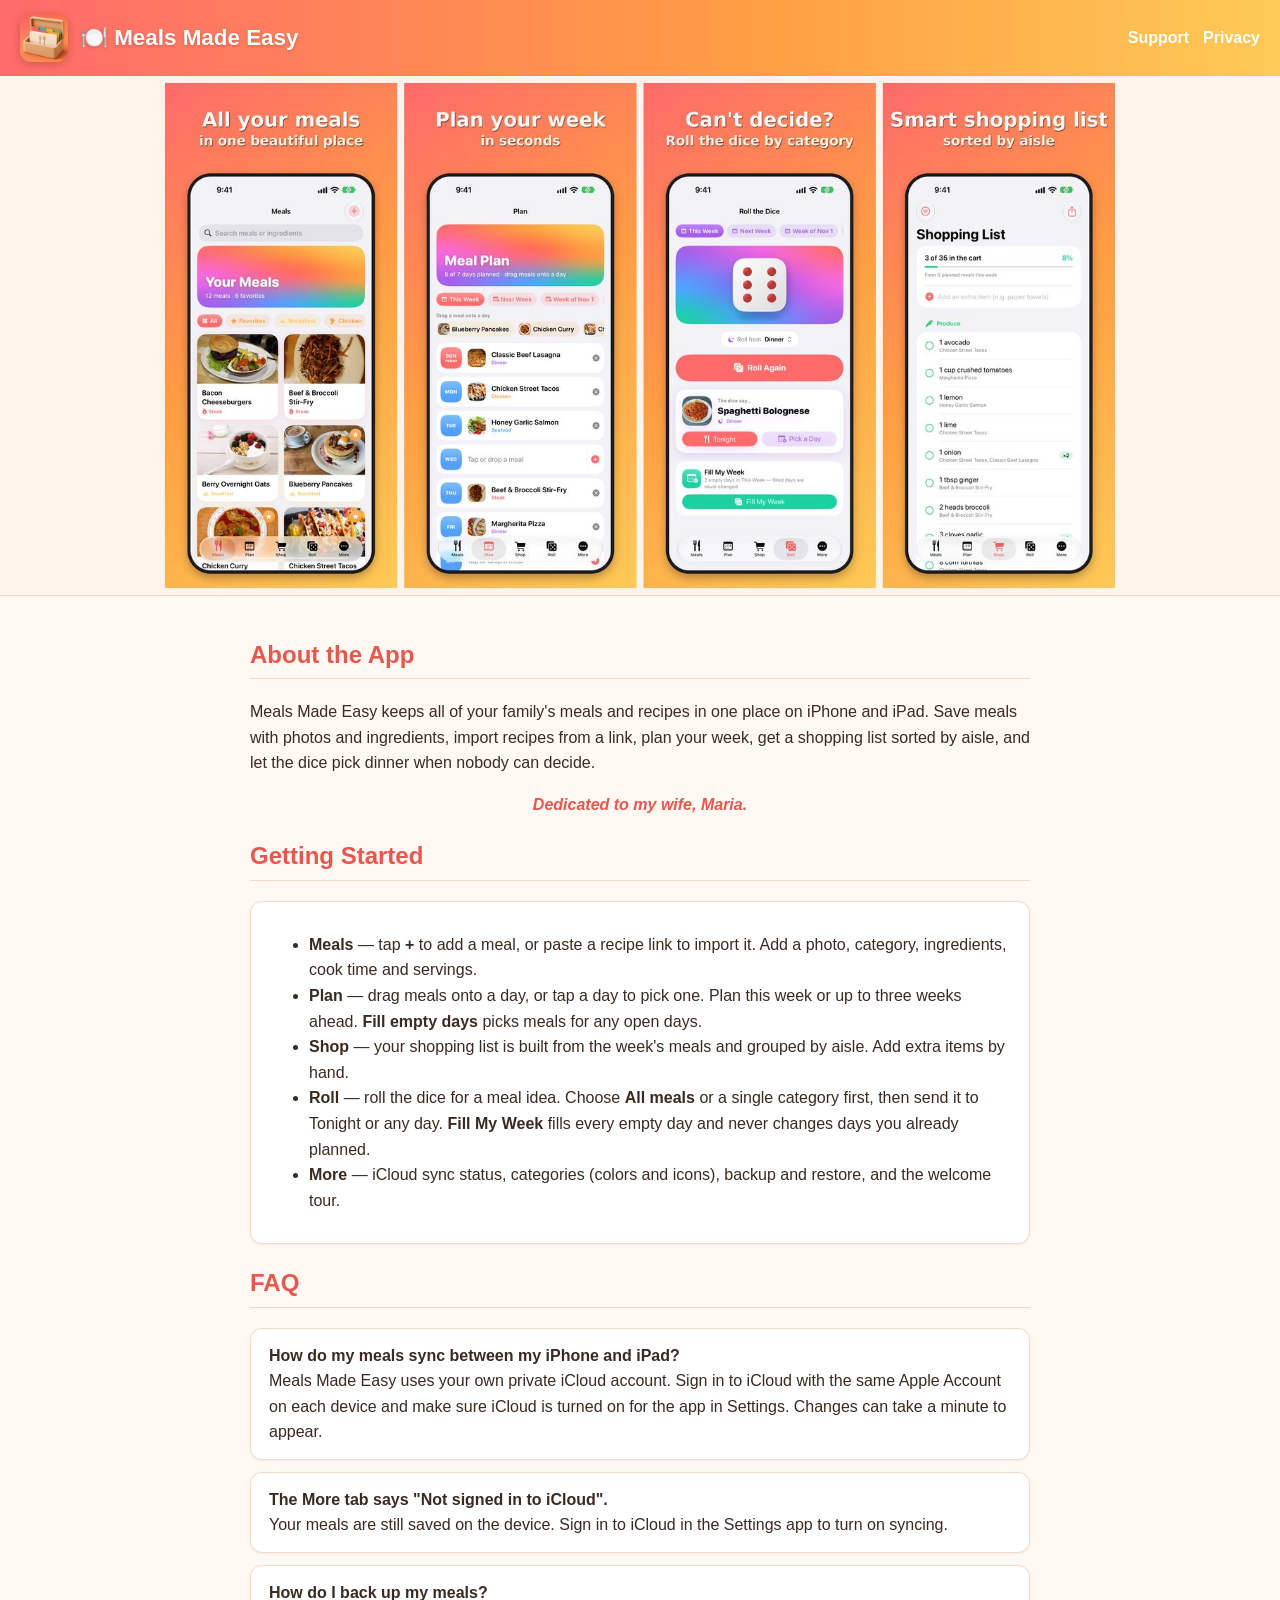
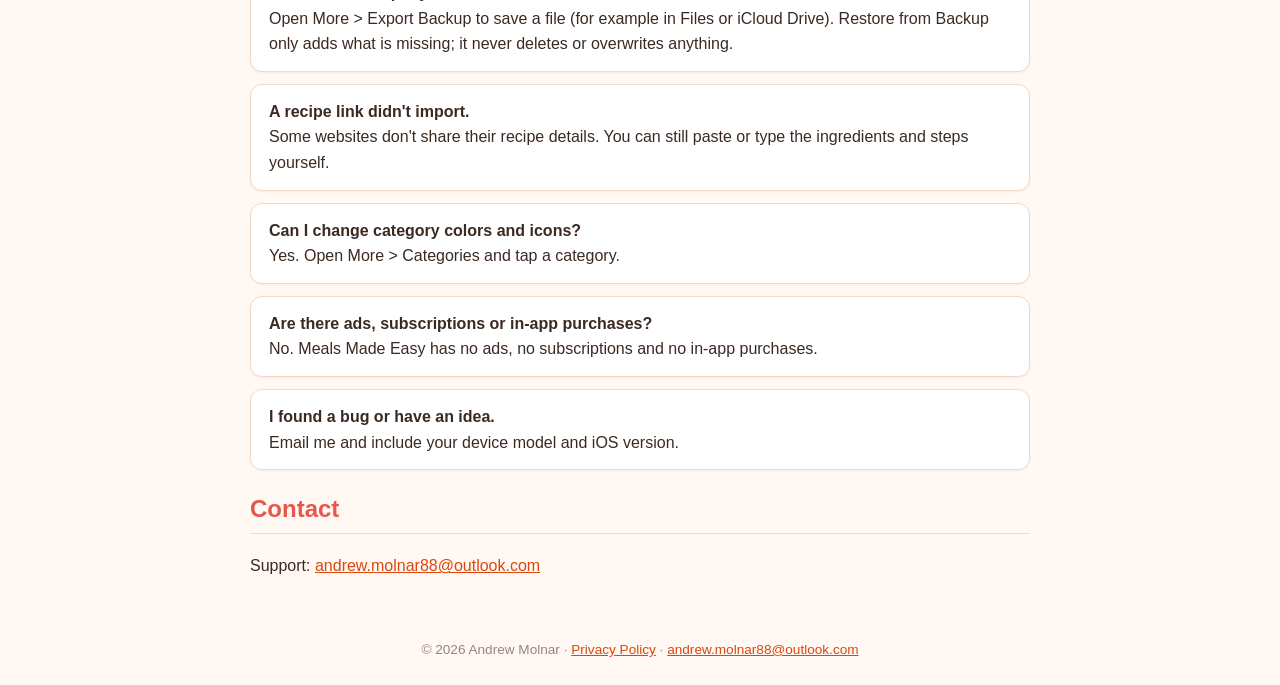
<file: index.html>
<!doctype html><html lang="en"><head><meta charset="utf-8"><meta name="viewport" content="width=device-width,initial-scale=1"><title>Meals Made Easy – Support</title><link rel="stylesheet" href="style.css"></head><body>
<header><img src="icon.png" alt="Meals Made Easy icon"><h1>🍽️ Meals Made Easy</h1><nav><a href="index.html">Support</a><a href="privacy.html">Privacy</a></nav></header><img class="hero" src="hero.jpg" alt="Meals Made Easy screenshots">
<main><h2>About the App</h2><p>Meals Made Easy keeps all of your family's meals and recipes in one place on iPhone and iPad. Save meals with photos and ingredients, import recipes from a link, plan your week, get a shopping list sorted by aisle, and let the dice pick dinner when nobody can decide.</p>
<p class="ded">Dedicated to my wife, Maria.</p>
<h2>Getting Started</h2><div class="card"><ul>
<li><b>Meals</b> — tap <b>+</b> to add a meal, or paste a recipe link to import it. Add a photo, category, ingredients, cook time and servings.</li>
<li><b>Plan</b> — drag meals onto a day, or tap a day to pick one. Plan this week or up to three weeks ahead. <b>Fill empty days</b> picks meals for any open days.</li>
<li><b>Shop</b> — your shopping list is built from the week's meals and grouped by aisle. Add extra items by hand.</li>
<li><b>Roll</b> — roll the dice for a meal idea. Choose <b>All meals</b> or a single category first, then send it to Tonight or any day. <b>Fill My Week</b> fills every empty day and never changes days you already planned.</li>
<li><b>More</b> — iCloud sync status, categories (colors and icons), backup and restore, and the welcome tour.</li></ul></div>
<h2>FAQ</h2>
<div class="card"><b>How do my meals sync between my iPhone and iPad?</b><br>Meals Made Easy uses your own private iCloud account. Sign in to iCloud with the same Apple Account on each device and make sure iCloud is turned on for the app in Settings. Changes can take a minute to appear.</div>
<div class="card"><b>The More tab says "Not signed in to iCloud".</b><br>Your meals are still saved on the device. Sign in to iCloud in the Settings app to turn on syncing.</div>
<div class="card"><b>How do I back up my meals?</b><br>Open More &gt; Export Backup to save a file (for example in Files or iCloud Drive). Restore from Backup only adds what is missing; it never deletes or overwrites anything.</div>
<div class="card"><b>A recipe link didn't import.</b><br>Some websites don't share their recipe details. You can still paste or type the ingredients and steps yourself.</div>
<div class="card"><b>Can I change category colors and icons?</b><br>Yes. Open More &gt; Categories and tap a category.</div>
<div class="card"><b>Are there ads, subscriptions or in-app purchases?</b><br>No. Meals Made Easy has no ads, no subscriptions and no in-app purchases.</div>
<div class="card"><b>I found a bug or have an idea.</b><br>Email me and include your device model and iOS version.</div>
<h2>Contact</h2><p>Support: <a href="mailto:andrew.molnar88@outlook.com">andrew.molnar88@outlook.com</a></p></main><footer>&copy; 2026 Andrew Molnar &middot; <a href="privacy.html">Privacy Policy</a> &middot; <a href="mailto:andrew.molnar88@outlook.com">andrew.molnar88@outlook.com</a></footer></body></html>
</file>
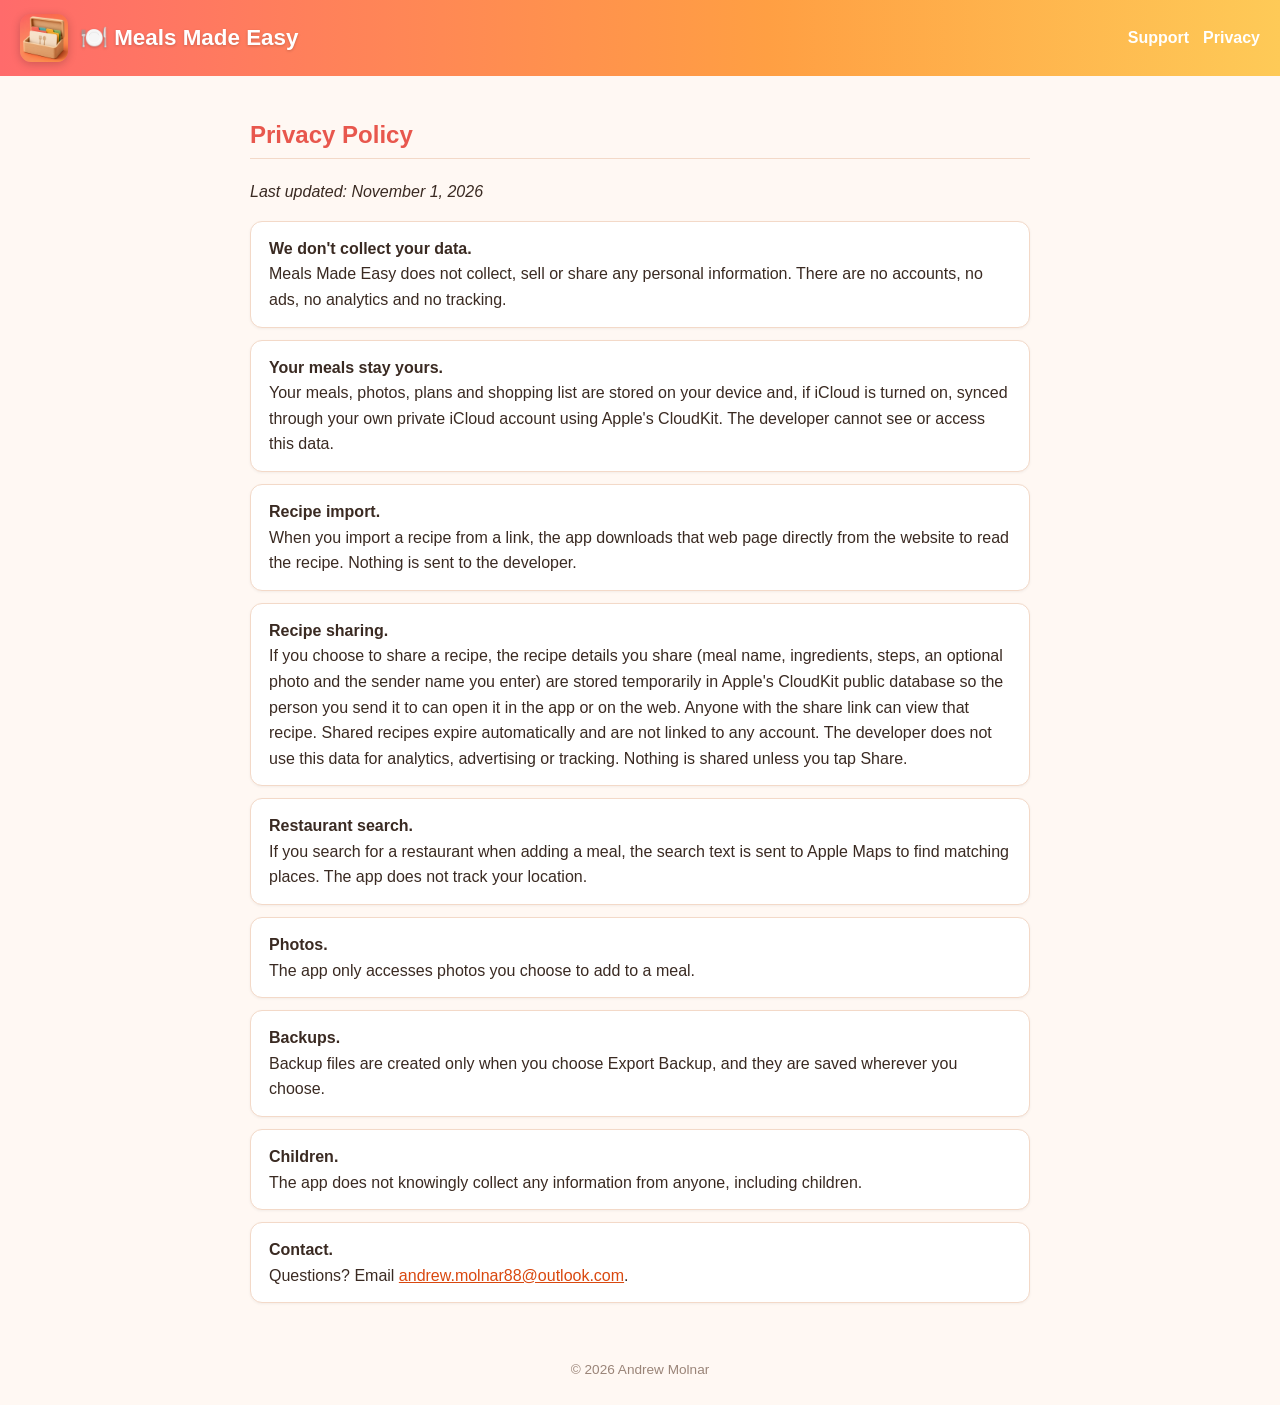
<file: privacy.html>
<!doctype html><html lang="en"><head><meta charset="utf-8"><meta name="viewport" content="width=device-width,initial-scale=1"><title>Meals Made Easy – Privacy Policy</title><link rel="stylesheet" href="style.css"></head><body>
<header><img src="icon.png" alt="Meals Made Easy icon"><h1>🍽️ Meals Made Easy</h1><nav><a href="index.html">Support</a><a href="privacy.html">Privacy</a></nav></header>
<main><h2>Privacy Policy</h2><p><i>Last updated: November 1, 2026</i></p>
<div class="card"><b>We don't collect your data.</b><br>Meals Made Easy does not collect, sell or share any personal information. There are no accounts, no ads, no analytics and no tracking.</div>
<div class="card"><b>Your meals stay yours.</b><br>Your meals, photos, plans and shopping list are stored on your device and, if iCloud is turned on, synced through your own private iCloud account using Apple's CloudKit. The developer cannot see or access this data.</div>
<div class="card"><b>Recipe import.</b><br>When you import a recipe from a link, the app downloads that web page directly from the website to read the recipe. Nothing is sent to the developer.</div>
<div class="card"><b>Recipe sharing.</b><br>If you choose to share a recipe, the recipe details you share (meal name, ingredients, steps, an optional photo and the sender name you enter) are stored temporarily in Apple's CloudKit public database so the person you send it to can open it in the app or on the web. Anyone with the share link can view that recipe. Shared recipes expire automatically and are not linked to any account. The developer does not use this data for analytics, advertising or tracking. Nothing is shared unless you tap Share.</div>
<div class="card"><b>Restaurant search.</b><br>If you search for a restaurant when adding a meal, the search text is sent to Apple Maps to find matching places. The app does not track your location.</div>
<div class="card"><b>Photos.</b><br>The app only accesses photos you choose to add to a meal.</div>
<div class="card"><b>Backups.</b><br>Backup files are created only when you choose Export Backup, and they are saved wherever you choose.</div>
<div class="card"><b>Children.</b><br>The app does not knowingly collect any information from anyone, including children.</div>
<div class="card"><b>Contact.</b><br>Questions? Email <a href="mailto:andrew.molnar88@outlook.com">andrew.molnar88@outlook.com</a>.</div>
</main><footer>&copy; 2026 Andrew Molnar</footer></body></html>
</file>
<file: style.css>
*{box-sizing:border-box}body{margin:0;font-family:-apple-system,"Segoe UI",Roboto,sans-serif;background:#fff8f3;color:#3a2a22;line-height:1.6}
header{background:linear-gradient(90deg,#ff6b6b,#ff9f43 60%,#feca57);padding:14px 20px;display:flex;align-items:center;gap:12px}
header img{width:48px;height:48px;border-radius:11px;box-shadow:0 2px 10px #0003}header h1{margin:0;font-size:1.4rem;color:#fff;text-shadow:0 1px 3px #0003}
nav{margin-left:auto}nav a{color:#fff;margin-left:14px;text-decoration:none;font-weight:700}nav a:hover{text-decoration:underline}
.hero{width:100%;max-height:520px;object-fit:contain;background:#fff4ec;display:block;border-bottom:1px solid #f3d9c8}
main{max-width:820px;margin:0 auto;padding:20px}h2{color:#e8574d;border-bottom:1px solid #f3d9c8;padding-bottom:4px}
.card{background:#fff;border:1px solid #f3d9c8;border-radius:12px;padding:14px 18px;margin:12px 0;box-shadow:0 1px 3px #0000000d}
.ded{text-align:center;font-style:italic;color:#e8574d;font-weight:600}
a{color:#d9480f}footer{text-align:center;color:#9a8478;font-size:.85rem;padding:24px}
@media(max-width:600px){header{flex-wrap:wrap}nav{margin-left:0;width:100%}nav a{margin:0 14px 0 0}header h1{font-size:1.2rem}}
</file>
